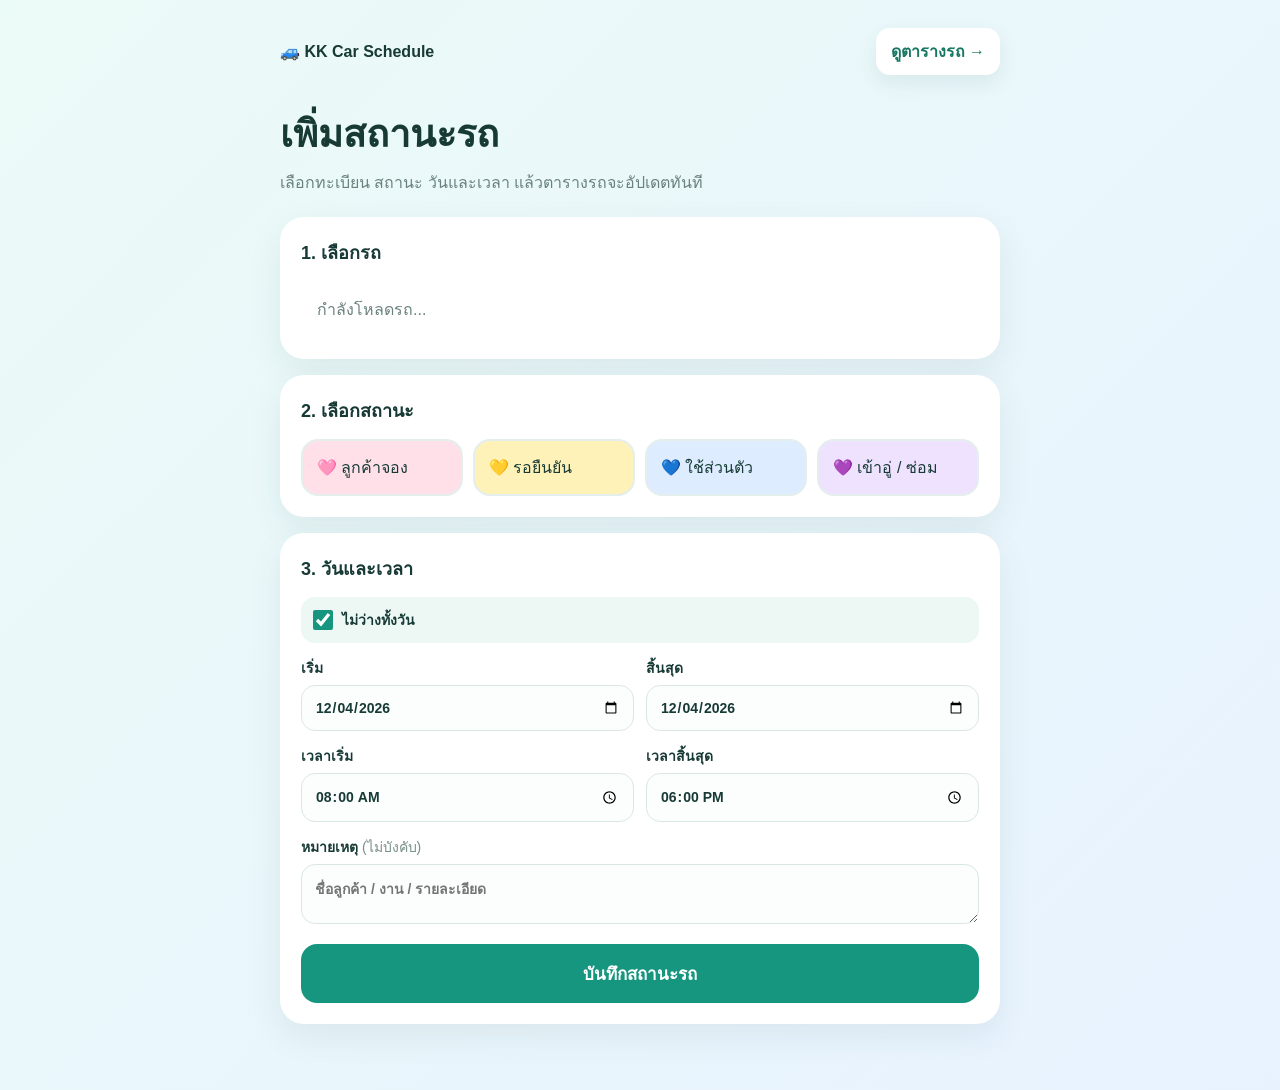
<file: index.html>
<!doctype html>
<html lang="th">
<head>
  <meta charset="utf-8">
  <meta name="viewport" content="width=device-width,initial-scale=1">
   <link rel="icon" type="image/svg+xml"
  href="data:image/svg+xml,%3Csvg xmlns='http://www.w3.org/2000/svg' viewBox='0 0 64 64'%3E%3Crect width='64' height='64' rx='16' fill='%23CBF7EA'/%3E%3Cpath d='M13 36.5c0-2.5 2-4.5 4.5-4.5h2.1l3.4-10.1c.5-1.5 1.9-2.4 3.5-2.4h11c1.6 0 3 .9 3.5 2.4L45.4 32h1.1c2.5 0 4.5 2 4.5 4.5V42c0 1.7-1.3 3-3 3h-2.2a5.8 5.8 0 0 1-11.3 0H29.4a5.8 5.8 0 0 1-11.3 0H16c-1.7 0-3-1.3-3-3v-5.5Z' fill='%23178E7A'/%3E%3Cpath d='m25.7 23.5-2.8 8.5h18.3l-2.9-8.5H25.7Z' fill='white'/%3E%3Ccircle cx='23.8' cy='43' r='3.3' fill='white'/%3E%3Ccircle cx='40.2' cy='43' r='3.3' fill='white'/%3E%3C/svg%3E">

  <title>KK Car Schedule</title>
  <title>KK Car Schedule</title>
  <style>
  
:root{--ink:#173a35;--muted:#69827d;--teal:#16967f;--mint:#dff7ef;--pink:#ffe0e8;--yellow:#fff2b8;--blue:#ddecff;--purple:#eee2ff}
*{box-sizing:border-box}
body{margin:0;min-height:100vh;background:linear-gradient(135deg,#ebfbf7,#e8f2ff);color:var(--ink);font:16px -apple-system,BlinkMacSystemFont,"Segoe UI",sans-serif}
a{color:inherit}

  main{width:min(760px,100%);margin:auto;padding:28px 20px 50px}
  .nav{display:flex;justify-content:space-between;align-items:center;gap:12px}
  .brand{font-weight:800}
  .nav a{background:#fff;color:#177763;font-weight:800;text-decoration:none;padding:11px 15px;border-radius:14px;box-shadow:0 8px 20px #1a514015}
  h1{font-size:clamp(28px,5vw,38px);margin:28px 0 6px}
  .intro{color:var(--muted);margin:0 0 22px}
  .card{background:#fff;border-radius:24px;padding:21px;margin:16px 0;box-shadow:0 12px 34px #194c4014}
  h2{margin:0 0 14px;font-size:18px}
  .grid{display:grid;grid-template-columns:repeat(auto-fit,minmax(155px,1fr));gap:10px}
  .choice{width:100%;border:2px solid #e4efed;background:#fff;border-radius:17px;padding:14px;color:var(--ink);text-align:left;font:inherit;cursor:pointer}
  .choice.active{border-color:var(--teal);background:var(--mint);box-shadow:0 4px 12px #149b8130}
  .choice small{display:block;margin-top:5px;color:var(--muted)}
  .status[data-status="ลูกค้าจอง"]{background:var(--pink)}
  .status[data-status="รอยืนยัน"]{background:var(--yellow)}
  .status[data-status="ใช้ส่วนตัว"]{background:var(--blue)}
  .status[data-status="เข้าอู่ / ซ่อม"]{background:var(--purple)}
  label{display:block;font-size:14px;font-weight:800;margin-top:14px}
  input,textarea{display:block;width:100%;margin-top:6px;padding:13px;border:1px solid #d9e7e4;border-radius:14px;font:inherit;color:var(--ink);background:#fcfefd}
  .dates{display:grid;grid-template-columns:1fr 1fr;gap:12px}
  .toggle{display:flex;align-items:center;gap:9px;background:#edf8f5;padding:12px;border-radius:14px;cursor:pointer}
  .toggle input{width:20px;height:20px;margin:0;accent-color:var(--teal)}
  .save{width:100%;border:0;border-radius:16px;padding:16px;margin-top:20px;background:var(--teal);color:#fff;font:inherit;font-weight:800;font-size:17px;cursor:pointer}
  .save:disabled{opacity:.65}
  .modal{position:fixed;inset:0;display:none;place-items:center;padding:18px;background:#10231d88}
  .modal.show{display:grid}
  .modal article{width:min(480px,100%);padding:28px;border-radius:26px;background:#fff;text-align:center}
  .modal h2{font-size:25px;margin:10px 0 8px}
  .modal p{color:var(--muted);line-height:1.6}
  .modal a,.modal button{display:block;width:100%;border:0;border-radius:15px;padding:14px;margin-top:10px;font:inherit;font-weight:800;text-decoration:none;cursor:pointer}
  .modal a{background:var(--teal);color:#fff}
  .modal button{background:#eaf6f3;color:#167b69}
  .loading{padding:16px;color:var(--muted)}
  @media(max-width:460px){.dates{grid-template-columns:1fr}main{padding:22px 16px 40px}}
  </style>
</head>
<body>
<main>
  <nav class="nav">
    <div class="brand">🚙 KK Car Schedule</div>
    <a href="schedule.html">ดูตารางรถ →</a>
  </nav>

  <h1>เพิ่มสถานะรถ</h1>
  <p class="intro">เลือกทะเบียน สถานะ วันและเวลา แล้วตารางรถจะอัปเดตทันที</p>

  <form id="form">
    <section class="card">
      <h2>1. เลือกรถ</h2>
      <div class="grid" id="cars"><div class="loading">กำลังโหลดรถ...</div></div>
    </section>

    <section class="card">
      <h2>2. เลือกสถานะ</h2>
      <div class="grid">
        <button type="button" class="choice status" data-status="ลูกค้าจอง">🩷 ลูกค้าจอง</button>
        <button type="button" class="choice status" data-status="รอยืนยัน">💛 รอยืนยัน</button>
        <button type="button" class="choice status" data-status="ใช้ส่วนตัว">💙 ใช้ส่วนตัว</button>
        <button type="button" class="choice status" data-status="เข้าอู่ / ซ่อม">💜 เข้าอู่ / ซ่อม</button>
      </div>
    </section>

    <section class="card">
      <h2>3. วันและเวลา</h2>

      <label class="toggle">
        <input id="allDay" type="checkbox" checked>
        ไม่ว่างทั้งวัน
      </label>

      <div class="dates">
        <label>เริ่ม
          <input id="startDate" type="date" required>
        </label>
        <label>สิ้นสุด
          <input id="endDate" type="date" required>
        </label>
      </div>

      <div class="dates" id="timeFields" hidden>
        <label>เวลาเริ่ม
          <input id="startTime" type="time" value="08:00">
        </label>
        <label>เวลาสิ้นสุด
          <input id="endTime" type="time" value="18:00">
        </label>
      </div>

      <label>หมายเหตุ <span style="font-weight:500;color:#78908b">(ไม่บังคับ)</span>
        <textarea id="note" rows="2" placeholder="ชื่อลูกค้า / งาน / รายละเอียด"></textarea>
      </label>

      <button class="save" id="save">บันทึกสถานะรถ</button>
    </section>
  </form>
</main>

<div class="modal" id="modal">
  <article>
    <div style="font-size:48px">✅</div>
    <h2>บันทึกเรียบร้อย</h2>
    <p id="summary"></p>
    <a href="schedule.html">ดูตารางรถทั้งหมด</a>
    <button type="button" id="again">เพิ่มรายการต่อ</button>
  </article>
</div>

<script>

const API_URL = 'https://script.google.com/macros/s/AKfycbzb-ZtwopacvCf2KivTTj23bj1u2dh4PTo7BT92wiLGlO-mhOkWk9PBip5YYASBbJc4MQ/exec';

function apiCall(params) {
  return new Promise((resolve, reject) => {
    const callbackName =
      '__kkcb_' + Date.now() + '_' + Math.random().toString(36).slice(2);

    const timeout = setTimeout(() => {
      cleanup();
      reject(new Error('เชื่อมต่อระบบไม่สำเร็จ กรุณาลองใหม่'));
    }, 20000);

    function cleanup() {
      clearTimeout(timeout);
      delete window[callbackName];
      if (script.parentNode) script.parentNode.removeChild(script);
    }

    window[callbackName] = function (response) {
      cleanup();

      if (!response || response.ok === false) {
        reject(new Error(
          response && response.error
            ? response.error
            : 'เกิดข้อผิดพลาด'
        ));
        return;
      }

      resolve(response);
    };

    const query = new URLSearchParams({
      ...params,
      callback: callbackName,
      _: String(Date.now())
    });

    const script = document.createElement('script');
    script.src = API_URL + '?' + query.toString();
    script.onerror = function () {
      cleanup();
      reject(new Error('โหลดข้อมูลไม่สำเร็จ'));
    };

    document.body.appendChild(script);
  });
}


const $ = selector => document.querySelector(selector);
let cars = [];
let selectedCar = '';
let selectedStatus = '';

const today = new Date().toISOString().slice(0, 10);
$('#startDate').value = today;
$('#endDate').value = today;

function pick(element, selector) {
  document.querySelectorAll(selector).forEach(item => item.classList.remove('active'));
  element.classList.add('active');
}

function fail(error) {
  alert(error && error.message ? error.message : String(error || 'เกิดข้อผิดพลาด'));
}

function setup(data) {
  cars = data.cars || [];

  $('#cars').innerHTML = cars.length
    ? cars.map(car => `
        <button type="button" class="choice car" data-id="${escapeHtml(car.id)}">
          🚗 ${escapeHtml(car.label)}
          <small>${escapeHtml(car.id)}</small>
        </button>
      `).join('')
    : '<div class="loading">ยังไม่มีข้อมูลรถในชีต Cars</div>';

  document.querySelectorAll('.car').forEach(button => {
    button.onclick = () => {
      selectedCar = button.dataset.id;
      pick(button, '.car');
    };
  });

  document.querySelectorAll('.status').forEach(button => {
    button.onclick = () => {
      selectedStatus = button.dataset.status;
      pick(button, '.status');
    };
  });
}

$('#allDay').onchange = event => {
  $('#timeFields').hidden = event.target.checked;
};

$('#startDate').onchange = () => {
  if (!$('#endDate').value || $('#endDate').value < $('#startDate').value) {
    $('#endDate').value = $('#startDate').value;
  }
};

$('#form').onsubmit = async event => {
  event.preventDefault();

  if (!selectedCar || !selectedStatus) {
    alert('กรุณาเลือกรถและสถานะ');
    return;
  }

  const button = $('#save');
  button.disabled = true;
  button.textContent = 'กำลังบันทึก…';

  try {
    await apiCall({
      action: 'save',
      carId: selectedCar,
      status: selectedStatus,
      startDate: $('#startDate').value,
      endDate: $('#endDate').value,
      startTime: $('#startTime').value,
      endTime: $('#endTime').value,
      allDay: String($('#allDay').checked),
      note: $('#note').value
    });

    const car = cars.find(item => item.id === selectedCar);
    $('#summary').textContent = `${car.label} · ${selectedStatus}`;
    $('#modal').classList.add('show');
  } catch (error) {
    fail(error);
  } finally {
    button.disabled = false;
    button.textContent = 'บันทึกสถานะรถ';
  }
};

$('#again').onclick = () => location.reload();

function escapeHtml(value) {
  return String(value)
    .replace(/&/g, '&amp;')
    .replace(/</g, '&lt;')
    .replace(/>/g, '&gt;')
    .replace(/"/g, '&quot;')
    .replace(/'/g, '&#039;');
}

apiCall({ action: 'initial' })
  .then(setup)
  .catch(fail);
</script>
</body>
</html>
</file>
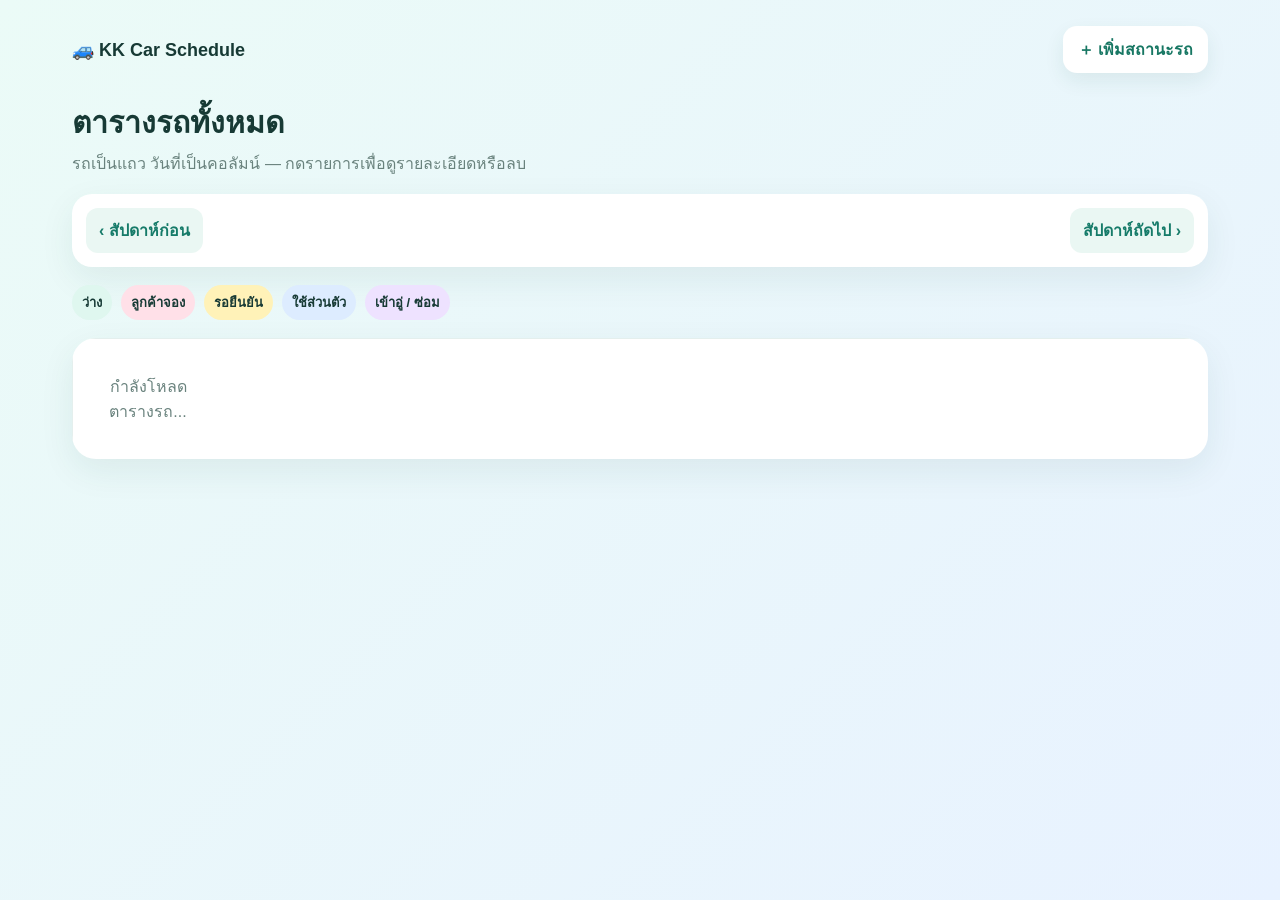
<file: schedule.html>
<!doctype html>
<html lang="th">
<head>
  <meta charset="utf-8">
  <meta name="viewport" content="width=device-width,initial-scale=1">
  <title>KK Car Schedule — ตารางรถ</title>
  <style>
  
:root{--ink:#173a35;--muted:#69827d;--teal:#16967f;--mint:#dff7ef;--pink:#ffe0e8;--yellow:#fff2b8;--blue:#ddecff;--purple:#eee2ff}
*{box-sizing:border-box}
body{margin:0;min-height:100vh;background:linear-gradient(135deg,#ebfbf7,#e8f2ff);color:var(--ink);font:16px -apple-system,BlinkMacSystemFont,"Segoe UI",sans-serif}
a{color:inherit}

  main{max-width:1180px;margin:auto;padding:26px 22px 50px}
  .nav{display:flex;justify-content:space-between;align-items:center;gap:14px}
  .brand{font-size:18px;font-weight:850}
  .nav a{background:#fff;color:#177763;font-weight:800;text-decoration:none;padding:11px 15px;border-radius:14px;box-shadow:0 8px 20px #1a514015}
  h1{font-size:30px;margin:26px 0 5px}
  .intro{margin:0 0 18px;color:var(--muted)}
  .bar{background:#fff;padding:14px;border-radius:20px;display:flex;align-items:center;justify-content:space-between;gap:12px;box-shadow:0 12px 34px #194c4014}
  .bar button{border:0;background:#eaf7f3;color:#167b69;padding:10px 13px;border-radius:12px;font:inherit;font-weight:800;cursor:pointer}
  .range{font-weight:800;text-align:center}
  .legend{display:flex;gap:9px;flex-wrap:wrap;margin:18px 0}
  .tag{padding:7px 10px;border-radius:99px;font-weight:750;font-size:13px}
  .pink{background:#ffe0e8}.yellow{background:#fff2b8}.blue{background:#ddecff}.purple{background:#eee2ff}.green{background:#dff7ef}
  .table-wrap{overflow:auto;background:#fff;border-radius:24px;box-shadow:0 12px 34px #194c4014}
  .timeline{min-width:940px;display:grid;grid-template-columns:150px repeat(7,1fr);border-top:1px solid #e4efed;border-left:1px solid #e4efed}
  .head,.car,.day{min-height:100px;border-right:1px solid #e4efed;border-bottom:1px solid #e4efed;padding:12px}
  .head{background:#f7fcfb;font-weight:850;text-align:center}
  .head small{display:block;color:var(--muted);font-weight:600;margin-top:4px}
  .car{display:flex;align-items:center;gap:7px;font-weight:850;background:#fcfffe}
  .car small{display:block;color:var(--muted);font-weight:550}
  .day{padding:8px;background:linear-gradient(180deg,#fff,#fbfefd)}
  .free{display:block;color:#4b8676;font-size:12px;padding:7px 8px;border-radius:10px;background:#f0faf6}
  .event{display:block;width:100%;border:0;border-radius:11px;padding:8px;margin:0 0 6px;text-align:left;font:inherit;font-size:12px;color:#243b37;cursor:pointer}
  .event b{display:block}
  .event small{display:block;margin-top:3px;opacity:.78}
  .event[data-status="ลูกค้าจอง"]{background:var(--pink)}
  .event[data-status="รอยืนยัน"]{background:var(--yellow)}
  .event[data-status="ใช้ส่วนตัว"]{background:var(--blue)}
  .event[data-status="เข้าอู่ / ซ่อม"]{background:var(--purple)}
  .modal{position:fixed;inset:0;display:none;place-items:center;padding:18px;background:#10231d88}
  .modal.show{display:grid}
  .modal article{width:min(430px,100%);padding:26px;border-radius:25px;background:white}
  .modal h2{margin:0 0 10px}
  .modal p{color:var(--muted);line-height:1.55}
  .actions{display:flex;gap:10px;margin-top:18px}
  .actions button{flex:1;border:0;padding:12px;border-radius:13px;font:inherit;font-weight:800;cursor:pointer}
  .cancel{background:#fbe2e8;color:#a33f56}
  .close{background:#e9f6f2;color:#167b69}
  .loading{padding:35px;text-align:center;color:var(--muted)}
  </style>
</head>
<body>
<main>
  <nav class="nav">
    <div class="brand">🚙 KK Car Schedule</div>
    <a href="index.html">＋ เพิ่มสถานะรถ</a>
  </nav>

  <h1>ตารางรถทั้งหมด</h1>
  <p class="intro">รถเป็นแถว วันที่เป็นคอลัมน์ — กดรายการเพื่อดูรายละเอียดหรือลบ</p>

  <section class="bar">
    <button id="prev">‹ สัปดาห์ก่อน</button>
    <div class="range" id="range"></div>
    <button id="next">สัปดาห์ถัดไป ›</button>
  </section>

  <div class="legend">
    <span class="tag green">ว่าง</span>
    <span class="tag pink">ลูกค้าจอง</span>
    <span class="tag yellow">รอยืนยัน</span>
    <span class="tag blue">ใช้ส่วนตัว</span>
    <span class="tag purple">เข้าอู่ / ซ่อม</span>
  </div>

  <section class="table-wrap">
    <div class="timeline" id="timeline">
      <div class="loading">กำลังโหลดตารางรถ...</div>
    </div>
  </section>
</main>

<div class="modal" id="modal">
  <article>
    <h2 id="detailTitle"></h2>
    <p id="detailText"></p>
    <div class="actions">
      <button class="cancel" id="cancel">ลบรายการ</button>
      <button class="close" id="close">ปิด</button>
    </div>
  </article>
</div>

<script>

const API_URL = 'https://script.google.com/macros/s/AKfycbzb-ZtwopacvCf2KivTTj23bj1u2dh4PTo7BT92wiLGlO-mhOkWk9PBip5YYASBbJc4MQ/exec';

function apiCall(params) {
  return new Promise((resolve, reject) => {
    const callbackName =
      '__kkcb_' + Date.now() + '_' + Math.random().toString(36).slice(2);

    const timeout = setTimeout(() => {
      cleanup();
      reject(new Error('เชื่อมต่อระบบไม่สำเร็จ กรุณาลองใหม่'));
    }, 20000);

    function cleanup() {
      clearTimeout(timeout);
      delete window[callbackName];
      if (script.parentNode) script.parentNode.removeChild(script);
    }

    window[callbackName] = function (response) {
      cleanup();

      if (!response || response.ok === false) {
        reject(new Error(
          response && response.error
            ? response.error
            : 'เกิดข้อผิดพลาด'
        ));
        return;
      }

      resolve(response);
    };

    const query = new URLSearchParams({
      ...params,
      callback: callbackName,
      _: String(Date.now())
    });

    const script = document.createElement('script');
    script.src = API_URL + '?' + query.toString();
    script.onerror = function () {
      cleanup();
      reject(new Error('โหลดข้อมูลไม่สำเร็จ'));
    };

    document.body.appendChild(script);
  });
}


const $ = selector => document.querySelector(selector);
let cars = [];
let events = [];
let selected = null;
let monday = startWeek(new Date());

function startWeek(date) {
  const result = new Date(date);
  result.setDate(result.getDate() - ((result.getDay() + 6) % 7));
  result.setHours(0, 0, 0, 0);
  return result;
}

function key(date) {
  const year = date.getFullYear();
  const month = String(date.getMonth() + 1).padStart(2, '0');
  const day = String(date.getDate()).padStart(2, '0');
  return `${year}-${month}-${day}`;
}

function text(date, year = false) {
  return date.toLocaleDateString('th-TH', {
    day: 'numeric',
    month: 'short',
    ...(year ? { year: 'numeric' } : {})
  });
}

function inDay(event, date) {
  const dateKey = key(date);
  return (
    event.startAt.slice(0, 10) <= dateKey &&
    event.endAt.slice(0, 10) >= dateKey
  );
}

function render() {
  const days = Array.from({ length: 7 }, (_, index) => {
    const date = new Date(monday);
    date.setDate(date.getDate() + index);
    return date;
  });

  $('#range').textContent =
    text(days[0], true) + ' – ' + text(days[6], true);

  let html =
    '<div class="head">ทะเบียนรถ</div>' +
    days.map(date => `
      <div class="head">
        ${['จ.','อ.','พ.','พฤ.','ศ.','ส.','อา.'][(date.getDay() + 6) % 7]}
        <small>${text(date)}</small>
      </div>
    `).join('');

  cars.forEach(car => {
    html += `
      <div class="car">
        🚗
        <div>
          ${escapeHtml(car.label)}
          <small>${escapeHtml(car.id)}</small>
        </div>
      </div>
    `;

    days.forEach(day => {
      const list = events.filter(event =>
        event.carId === car.id && inDay(event, day)
      );

      html += `
        <div class="day">
          ${list.length
            ? list.map(event => `
                <button
                  class="event"
                  data-id="${escapeHtml(event.id)}"
                  data-status="${escapeHtml(event.status)}"
                >
                  <b>${escapeHtml(event.status)}</b>
                  <small>
                    ${event.allDay
                      ? 'ทั้งวัน'
                      : event.startAt.slice(11, 16) + '–' + event.endAt.slice(11, 16)
                    }
                    ${event.note ? ' · ' + escapeHtml(event.note) : ''}
                  </small>
                </button>
              `).join('')
            : '<span class="free">ว่าง</span>'
          }
        </div>
      `;
    });
  });

  $('#timeline').innerHTML = html;

  document.querySelectorAll('.event').forEach(button => {
    button.onclick = () => {
      const event = events.find(item => item.id === button.dataset.id);
      openEvent(event);
    };
  });
}

function openEvent(event) {
  selected = event;
  const car = cars.find(item => item.id === event.carId);

  $('#detailTitle').textContent =
    '🚗 ' + (car ? car.label : event.carId) + ' — ' + event.status;

  $('#detailText').innerHTML =
    `${event.startAt.slice(0, 10)} ถึง ${event.endAt.slice(0, 10)}<br>` +
    `${event.allDay
      ? 'ไม่ว่างทั้งวัน'
      : event.startAt.slice(11, 16) + '–' + event.endAt.slice(11, 16)
    }` +
    `${event.note ? '<br>หมายเหตุ: ' + escapeHtml(event.note) : ''}`;

  $('#modal').classList.add('show');
}

async function load() {
  try {
    const data = await apiCall({ action: 'initial' });
    cars = data.cars || [];
    events = data.events || [];
    render();
  } catch (error) {
    alert(error.message || error);
  }
}

$('#close').onclick = () => $('#modal').classList.remove('show');

$('#cancel').onclick = async () => {
  if (!selected) return;

  const deleteButton = $('#cancel');
  const recordId = selected.id;

  deleteButton.disabled = true;
  deleteButton.textContent = 'กำลังลบ…';

  try {
    await apiCall({
      action: 'delete',
      recordId: recordId
    });

    // เอาออกจากข้อมูลในหน้าเว็บทันที ไม่ต้องรอรีเฟรชจาก API
    events = events.filter(item => item.id !== recordId);
    render();

    $('#modal').classList.remove('show');
    selected = null;
  } catch (error) {
    alert(error.message || error);
  } finally {
    deleteButton.disabled = false;
    deleteButton.textContent = 'ลบรายการ';
  }
};

$('#prev').onclick = () => {
  monday.setDate(monday.getDate() - 7);
  render();
};

$('#next').onclick = () => {
  monday.setDate(monday.getDate() + 7);
  render();
};

function escapeHtml(value) {
  return String(value)
    .replace(/&/g, '&amp;')
    .replace(/</g, '&lt;')
    .replace(/>/g, '&gt;')
    .replace(/"/g, '&quot;')
    .replace(/'/g, '&#039;');
}

load();
</script>
</body>
</html>
</file>
